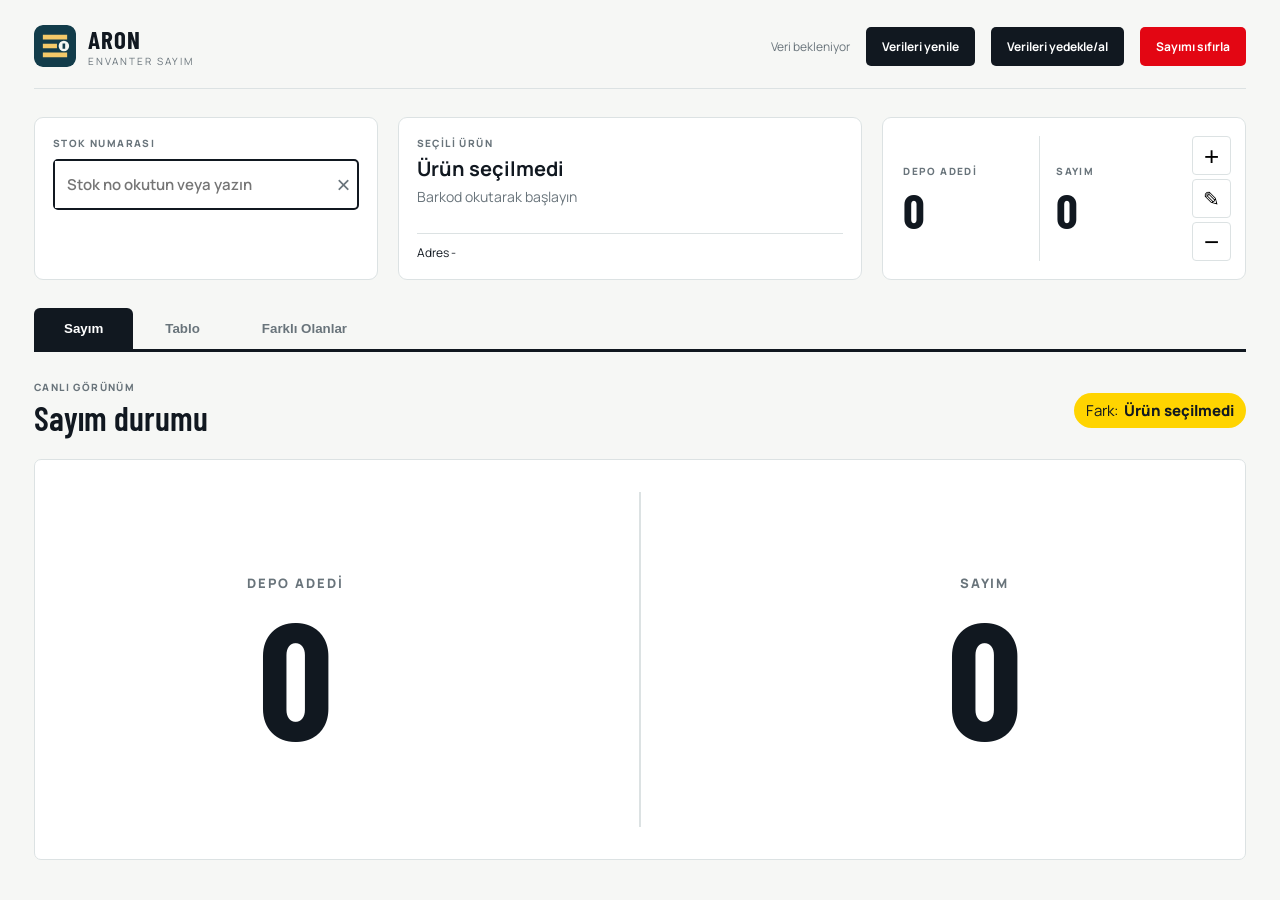
<file: ARON Envanter Sayim/index.html>
<!doctype html>
<html lang="tr">

<head>
    <meta charset="UTF-8" />
    <meta name="viewport" content="width=device-width, initial-scale=1" />
    <title>ARON Envanter Sayim</title>
    <link rel="stylesheet" href="styles.css" />
</head>

<body>
    <main class="workspace">
        <header class="topbar">
            <div class="brand">
                <img src="icon.svg" alt="ARON" />
                <div><strong>ARON</strong><span>ENVANTER SAYIM</span></div>
            </div>
            <div class="toolbar">
                <span id="dataStatus">Veri bekleniyor</span><button id="refreshButton" class="button button-dark">
                    Verileri yenile
                </button>
                <button id="backupButton" class="button button-dark">
                    Verileri yedekle/al
                </button>
                <button id="resetButton" class="button button-danger">
                    Sayımı sıfırla
                </button>
            </div>
        </header>
        <section class="quick-area">
            <div class="entry-panel">
                <label for="stockInput">Stok numarası</label>
                <div class="input-row">
                    <input id="stockInput" autocomplete="off" autofocus placeholder="Stok no okutun veya yazın" />
                    <button id="clearButton" class="icon-button" title="Girişi temizle">
                        ×
                    </button>
                </div>
            </div>
            <div id="selectedCard" class="selected-card empty">
                <span class="eyebrow">SEÇİLİ ÜRÜN</span><strong id="selectedStock">Ürün seçilmedi</strong><span
                    id="selectedName">Barkod okutarak başlayın</span>
                <div class="selected-meta">
                    <div id="selectedLocations" class="location-list">
                        <span>Adres -</span>
                    </div>
                </div>
            </div>
            <div id="counterPanel" class="counter-panel">
                <div class="counter-value">
                    <span class="counter-label">DEPO ADEDİ</span><output id="stockCountOutput">0</output>
                </div>
                <div class="counter-divider"></div>
                <div class="counter-value">
                    <span class="counter-label">SAYIM</span><output id="countOutput">0</output>
                </div>
                <div class="counter-actions">
                    <button id="incrementButton" title="Sayımı artır">+</button>
                    <button id="editCountButton" title="Sayımı manuel düzenle"
                        aria-label="Sayımı manuel düzenle">&#9998;</button>
                    <button id="decrementButton" title="Sayımı azalt">−</button>
                </div>
            </div>
        </section>
        <nav class="tabs">
            <button class="tab active" data-view="count">Sayım</button>
            <button class="tab" data-view="table">Tablo</button>
            <button class="tab" data-view="diff">Farklı Olanlar</button>
        </nav>
        <section id="countView" class="view count-view">
            <div class="view-heading">
                <div>
                    <span class="eyebrow">CANLI GÖRÜNÜM</span>
                    <h1>Sayım durumu</h1>
                </div>
                <span id="mainCountDifference" class="summary-pill main-difference-pill"><span>Fark:&nbsp;&nbsp;</span><strong id="mainDifferenceValue">Ürün seçilmedi</strong></span>
            </div>
            <div id="mainCountPanel" class="main-count-panel equal">
                <div class="main-count-value">
                    <span>DEPO ADEDİ</span>
                    <strong id="mainStockCount">0</strong>
                </div>
                <div class="main-count-divider"></div>
                <div class="main-count-value">
                    <span>SAYIM</span>
                    <strong id="mainCount">0</strong>
                </div>
            </div>
        </section>
        <section id="tableView" class="view table-view hidden">
            <div class="table-tools">
                <div class="search-wrap">
                    <span>⌕</span><input id="searchInput" placeholder="Stok no, malzeme adı veya adres ara" />
                </div>
                <select id="filterSelect">
                    <option value="all">Tümü</option>
                    <option value="over">Depo adedi sayımdan fazla</option>
                    <option value="under">Depo adedi sayımdan az</option>
                </select>
                <label class="check-label"><input id="hideZero" type="checkbox" /> Depo adedi ve sayımı 0 olanları gizle
                </label>
            </div>
            <div class="table-shell">
                <table>
                    <thead>
                        <tr>
                            <th>
                                <button class="sort-button" data-sort="stock">
                                    Stok no <span>↕</span>
                                </button>
                            </th>
                            <th>
                                <button class="sort-button" data-sort="name">
                                    Malzeme <span>↕</span>
                                </button>
                            </th>
                            <th>
                                <button class="sort-button" data-sort="warehouse">
                                    Depo adı <span>↕</span>
                                </button>
                            </th>
                            <th>
                                <button class="sort-button" data-sort="address">
                                    Adres <span>↕</span>
                                </button>
                            </th>
                            <th>Teknisyen<br />zimmet</th>
                            <th>
                                <button class="sort-button" data-sort="stockCount">
                                    Depo<br />adedi <span>↕</span>
                                </button>
                            </th>
                            <th>
                                <button class="sort-button" data-sort="count">
                                    Sayım <span>↕</span>
                                </button>
                            </th>
                        </tr>
                    </thead>
                    <tbody id="tableBody"></tbody>
                </table>
            </div>
            <div class="table-footer">
                <span id="rowSummary">0 kayıt</span><span>Seçmek için satıra tıklayın</span>
            </div>
        </section>
        <section id="diffView" class="view diff-view hidden">
            <div class="view-heading">
                <div>
                    <span class="eyebrow">FARK ANALİZİ</span>
                    <h1>Farklı olanlar</h1>
                </div>
                <span id="countSummary" class="summary-pill">0 ürün</span>
            </div>
            <div id="countGrid" class="count-grid"></div>
        </section>
    </main>
    <div id="alertModal" class="modal hidden">
        <div class="modal-card">
            <div class="modal-icon">!</div>
            <h2 id="alertTitle">Stok bulunamadı</h2>
            <p id="alertMessage">Girdiğiniz stok numarası listede bulunmuyor.</p>
            <button id="openOasisButton" class="button button-dark hidden">Oasis'i yeni sekmede aç</button>
            <button id="closeModal" class="button button-dark">Tamam</button>
        </div>
    </div>
    <div id="manualCountModal" class="modal hidden">
        <form id="manualCountForm" class="modal-card manual-count-card">
            <h2>Sayımı düzenle</h2>

            <label for="manualCountInput">Yeni sayım miktarı</label>

            <input id="manualCountInput" type="number" min="0" step="1" required />

            <button id="closeModal2" type="button" class="button button-dark">
                İptal
            </button>
        </form>
    </div>
    <div id="locationModal" class="modal hidden">
        <div class="modal-card location-modal-card">
            <div class="modal-icon">?</div>
            <h2>Adres seçin</h2>
            <p>Bu ürün birden fazla adreste bulunuyor. Sayım yapılacak adresi seçin.</p>
            <div id="locationOptions" class="location-options"></div>
            <button id="closeLocationModal" type="button" class="button button-dark">İptal</button>
        </div>
    </div>
    <div id="backupModal" class="modal hidden">
        <div class="modal-card backup-card">
            <h2>Verileri yedekle/al</h2>
            <p>Tarayıcıda kayıtlı tüm verileri bir dosyaya aktarabilir veya daha önce alınmış bir yedeği geri yükleyebilirsiniz.</p>
            <button id="exportBackupButton" type="button" class="button button-dark">Yedekle</button>
            <button id="importBackupButton" type="button" class="button button-dark">Yedekten al</button>
            <input id="backupFileInput" type="file" accept=".json,application/json" class="hidden" />
            <button id="closeBackupModal" type="button" class="button button-secondary">İptal</button>
        </div>
    </div>
    <script src="app.js"></script>
</body>

</html>
</file>
<file: ARON Envanter Sayim/styles.css>
@import url("https://fonts.googleapis.com/css2?family=Barlow+Condensed:wght@500;600;700&family=Manrope:wght@400;500;600;700;800&display=swap");
:root {
  --ink: #111820;
  --muted: #69747b;
  --line: #dce2e3;
  --red: #e30613;
  --red-soft: #ffe2e3;
  --blue: #1677d2;
  --blue-soft: #dceeff;
  --yellow: #ffd400;
  --paper: #f6f7f5;
}
* {
  box-sizing: border-box;
}
html,
body {
  height: 100%;
  overflow: hidden;
}
body {
  margin: 0;
  background: var(--paper);
  color: var(--ink);
  font:
    14px Manrope,
    sans-serif;
}
.workspace {
  max-width: 1500px;
  height: 100vh;
  margin: auto;
  padding: 24px 34px 40px;
  display: flex;
  flex-direction: column;
  overflow: hidden;
}
.topbar,
.quick-area,
.tabs {
  flex-shrink: 0;
}
.topbar {
  display: flex;
  align-items: center;
  justify-content: space-between;
  border-bottom: 1px solid var(--line);
  padding-bottom: 20px;
}
.brand {
  display: flex;
  align-items: center;
  gap: 12px;
}
.brand img {
  width: 42px;
  height: 42px;
  border-radius: 9px;
}
.brand strong {
  display: block;
  font:
    700 25px "Barlow Condensed",
    sans-serif;
  letter-spacing: 1px;
}
.brand span {
  display: block;
  color: var(--muted);
  font-size: 10px;
  letter-spacing: 2px;
}
.toolbar {
  display: flex;
  align-items: center;
  gap: 16px;
  color: var(--muted);
  font-size: 12px;
}
.toolbar .warning {
  color: #8b1e1e;
  font-weight: 700;
}
.button {
  border: 0;
  border-radius: 5px;
  padding: 11px 16px;
  font: 700 12px Manrope;
  cursor: pointer;
}
.button-dark {
  background: var(--ink);
  color: white;
}
.button-secondary {
  background: #edf0ee;
  color: var(--ink);
}
.button-danger {
  background: var(--red);
  color: white;
}
.button-danger:hover {
  background: #b8000b;
}
.quick-area {
  display: grid;
  grid-template-columns:
    minmax(220px, 0.85fr)
    minmax(260px, 1.15fr)
    minmax(230px, 0.9fr);
  gap: 20px;
  align-items: stretch;
  padding: 28px 0;
}
.entry-panel,
.selected-card,
.counter-panel {
  background: white;
  border: 1px solid var(--line);
  border-radius: 9px;
  padding: 18px;
}
.entry-panel label,
.counter-label,
.eyebrow {
  display: block;
  font-size: 10px;
  font-weight: 800;
  letter-spacing: 1.4px;
  color: var(--muted);
  text-transform: uppercase;
}
.input-row {
  display: flex;
  align-items: center;
  border: 2px solid var(--ink);
  border-radius: 5px;
  margin: 9px 0 7px;
}
.input-row input {
  min-width: 0;
  flex: 1;
  border: 0;
  padding: 13px 12px;
  outline: 0;
  font: 600 15px Manrope;
}
.icon-button {
  border: 0;
  background: none;
  font-size: 24px;
  color: var(--muted);
  cursor: pointer;
}
.entry-panel small {
  color: var(--muted);
  font-size: 11px;
}
.selected-card {
  display: flex;
  flex-direction: column;
  gap: 5px;
}
.selected-card.empty {
  justify-content: center;
}
.selected-card strong {
  font-size: 20px;
}
.selected-card > span:not(.eyebrow) {
  color: var(--muted);
}
.selected-meta {
  display: flex;
  gap: 8px;
  border-top: 1px solid var(--line);
  padding-top: 10px;
  margin-top: auto;
  color: var(--ink) !important;
  font-size: 12px;
}
.location-list {
  display: flex;
  flex-wrap: wrap;
  gap: 6px;
}
.location-button {
  border: 1px solid var(--line);
  border-radius: 4px;
  background: #fff;
  color: var(--ink);
  padding: 6px 8px;
  font: 700 11px Manrope;
  cursor: pointer;
}
.location-button:hover,
.location-button.active {
  border-color: var(--ink);
  background: var(--yellow);
}
.counter-panel {
  display: flex;
  align-items: center;
  gap: 16px;
  padding: 18px 14px 18px 20px;
  transition: background-color 120ms ease;
}
.counter-panel.under {
  background: var(--red-soft);
}
.counter-panel.over {
  background: var(--blue-soft);
}
.counter-panel.equal {
  background: #fff;
}
.counter-value {
  min-width: 0;
  flex: 1;
}
.counter-divider {
  width: 1px;
  align-self: stretch;
  background: var(--line);
}
.counter-value output {
  display: block;
  font: 700 48px "Barlow Condensed";
  line-height: 1;
  margin-top: 8px;
}
.counter-actions {
  display: flex;
  flex-direction: column;
  gap: 4px;
}
.counter-actions button {
  width: 39px;
  height: 39px;
  border: 1px solid var(--line);
  background: #fff;
  border-radius: 4px;
  font-size: 26px;
  line-height: 1;
  cursor: pointer;
}
.counter-actions button:hover {
  background: var(--yellow);
}
.counter-actions button:nth-child(2) {
  font-size: 20px;
}
.tabs {
  display: flex;
  border-bottom: 3px solid var(--ink);
  gap: 2px;
}
.tab {
  border: 0;
  background: transparent;
  padding: 13px 30px;
  font-weight: 800;
  color: var(--muted);
  cursor: pointer;
}
.tab.active {
  background: var(--ink);
  color: #fff;
  border-radius: 6px 6px 0 0;
}
.view-heading,
.table-tools,
.table-footer {
  display: flex;
  align-items: center;
  justify-content: space-between;
}
.view-heading {
  padding: 28px 0 18px;
}
.view-heading h1 {
  font: 600 34px "Barlow Condensed";
  margin: 3px 0;
}
.summary-pill {
  background: var(--yellow);
  padding: 7px 12px;
  border-radius: 100px;
  font-size: 12px;
  font-weight: 800;
}
.main-difference-pill {
  font-size: 15px;
  font-weight: 400;
}
.main-difference-pill strong {
  font-weight: 800;
}
.count-grid {
  display: grid;
  grid-template-columns: repeat(auto-fill, minmax(225px, 1fr));
  gap: 12px;
}
.count-view {
  min-height: 0;
  flex: 1;
  display: flex;
  flex-direction: column;
  overflow: auto;
}
.main-count-panel {
  min-height: 260px;
  flex: 1;
  height: auto;
  display: flex;
  align-items: center;
  justify-content: space-evenly;
  gap: 10%;
  padding: 32px;
  border: 1px solid var(--line);
  border-radius: 7px;
  transition: background-color 120ms ease;
}
.main-count-panel.under {
  background: var(--red-soft);
}
.main-count-panel.over {
  background: var(--blue-soft);
}
.main-count-panel.equal {
  background: #fff;
}
.main-count-value {
  flex: 1;
  min-width: 0;
  text-align: center;
}
.main-count-value span {
  display: block;
  color: var(--muted);
  font-size: 13px;
  font-weight: 800;
  letter-spacing: 2px;
}
.main-count-value strong {
  display: block;
  margin-top: 12px;
  font: 700 clamp(84px, 13vw, 250px) "Barlow Condensed";
  line-height: 0.85;
}
.main-count-divider {
  width: 2px;
  align-self: stretch;
  background: var(--line);
}
.diff-view {
  min-height: 0;
  flex: 1;
  overflow: auto;
}
.count-tile {
  background: #fff;
  border: 1px solid var(--line);
  border-left: 6px solid var(--line);
  border-radius: 7px;
  padding: 16px;
  min-height: 145px;
  display: flex;
  flex-direction: column;
  justify-content: space-between;
}
.count-tile.under {
  background: var(--red-soft);
  border-left-color: var(--red);
}
.count-tile.over {
  background: var(--blue-soft);
  border-left-color: var(--blue);
}
.tile-stock {
  font-weight: 800;
}
.tile-name {
  white-space: nowrap;
  overflow: hidden;
  text-overflow: ellipsis;
  color: var(--muted);
  margin-top: 5px;
}
.tile-numbers {
  display: flex;
  align-items: end;
  justify-content: space-between;
}
.tile-numbers strong {
  font: 700 55px "Barlow Condensed";
  line-height: 0.8;
}
.tile-numbers span {
  font-size: 12px;
  color: var(--muted);
}
.table-tools {
  gap: 14px;
  flex-wrap: wrap;
  padding: 18px 0;
}
.search-wrap {
  display: flex;
  align-items: center;
  gap: 8px;
  background: #fff;
  border: 1px solid var(--line);
  border-radius: 5px;
  padding: 0 12px;
  flex: 1;
  min-width: 240px;
}
.search-wrap input {
  border: 0;
  outline: 0;
  padding: 12px 0;
  width: 100%;
  font: 13px Manrope;
}
.table-tools select {
  border: 1px solid var(--ink);
  border-radius: 5px;
  background: #fff;
  padding: 11px 30px 11px 12px;
  font: 600 12px Manrope;
}
.check-label {
  font-size: 12px;
  color: var(--muted);
  white-space: nowrap;
}
.table-shell {
  min-height: 0;
  flex: 1;
  overflow: auto;
  background: #fff;
  border: 1px solid var(--line);
  border-radius: 7px;
}
.table-view {
  min-height: 0;
  flex: 1;
  display: flex;
  flex-direction: column;
}
table {
  border-collapse: collapse;
  width: 100%;
  min-width: 900px;
  font-size: 12px;
}
th {
  position: sticky;
  top: 0;
  background: #edf0ee;
  text-align: left;
  color: var(--muted);
  font-size: 10px;
  text-transform: uppercase;
  letter-spacing: 0.6px;
  padding: 11px 9px;
  z-index: 1;
}
td {
  padding: 9px;
  border-bottom: 1px solid #edf0ee;
  max-width: 290px;
  white-space: nowrap;
  overflow: hidden;
  text-overflow: ellipsis;
}
tbody tr {
  cursor: pointer;
}
tbody tr:hover {
  outline: 2px solid var(--ink);
  outline-offset: -2px;
  background: #fffbe1;
}
tbody tr.under {
  background: var(--red-soft);
}
tbody tr.over {
  background: var(--blue-soft);
}
.sort-button {
  border: 0;
  background: none;
  padding: 0;
  color: inherit;
  font: inherit;
  text-transform: inherit;
  letter-spacing: inherit;
  cursor: pointer;
}
.sort-button span {
  color: #a5abad;
  font-size: 14px;
}
.sort-button.active span {
  color: var(--ink);
}
.table-footer {
  padding: 13px 3px;
  color: var(--muted);
  font-size: 11px;
}
.hidden {
  display: none !important;
}
.modal {
  position: fixed;
  inset: 0;
  background: rgba(17, 24, 32, 0.46);
  display: grid;
  place-items: center;
  z-index: 5;
}
.modal-card {
  background: #fff;
  border-radius: 10px;
  width: min(390px, calc(100vw - 40px));
  padding: 28px;
  text-align: center;
}
.modal-icon {
  margin: auto;
  width: 44px;
  height: 44px;
  border-radius: 50%;
  background: var(--red);
  color: #fff;
  font: bold 28px "Barlow Condensed";
  line-height: 44px;
}
.modal-card h2 {
  margin: 14px 0 6px;
}
.modal-card p {
  color: var(--muted);
  font-size: 13px;
  line-height: 1.6;
}
.modal-card button {
  margin-top: 10px;
  width: 100%;
}
.manual-count-card {
  width: min(300px, calc(100vw - 40px));
  padding: 22px;
  text-align: left;
}
.manual-count-card h2 {
  margin-top: 0;
}
.manual-count-card label {
  display: block;
  color: var(--muted);
  font-size: 12px;
  font-weight: 700;
  margin-bottom: 8px;
}
.manual-count-card input {
  width: 100%;
  border: 2px solid var(--ink);
  border-radius: 5px;
  padding: 11px 12px;
  outline: 0;
  font: 700 20px Manrope;
}
.location-modal-card {
  width: min(430px, calc(100vw - 40px));
}
.location-options {
  display: grid;
  gap: 8px;
  margin: 18px 0 4px;
}
.location-option {
  display: flex;
  flex-direction: column;
  align-items: flex-start;
  gap: 4px;
  border: 1px solid var(--line);
  border-radius: 5px;
  background: #fff;
  padding: 11px 12px;
  color: var(--ink);
  text-align: left;
  cursor: pointer;
}
.location-option:hover {
  border-color: var(--ink);
  background: var(--yellow);
}
.location-option:focus,
.location-option.active {
  border-color: var(--ink);
  background: var(--yellow);
  outline: 2px solid var(--ink);
  outline-offset: 1px;
}
.location-option span {
  color: var(--muted);
  font-size: 11px;
}
.backup-card {
  text-align: left;
}
.backup-card h2 {
  margin-top: 0;
}
.backup-card p {
  margin: 0 0 10px;
}
@media (max-width: 800px) {
  .workspace {
    padding: 16px;
  }
  .quick-area {
    grid-template-columns: 1fr;
  }
  .counter-panel {
    min-height: 90px;
  }
  .table-tools {
    align-items: stretch;
    flex-direction: column;
  }
  .search-wrap {
    width: 100%;
  }
  .check-label {
    white-space: normal;
  }
  .toolbar > span {
    display: none;
  }
  .main-count-panel {
    min-height: 220px;
    gap: 5%;
    padding: 20px;
  }
  .main-count-value strong {
    font-size: clamp(72px, 18vw, 160px);
  }
}
@media (max-height: 640px) {
  html,
  body {
    min-height: 640px;
    overflow-y: auto;
  }
  .workspace {
    min-height: 640px;
    height: 640px;
    overflow: visible;
  }
}
.location-line {
  display: flex;
  align-items: baseline;
  gap: 4px;
}
</file>
